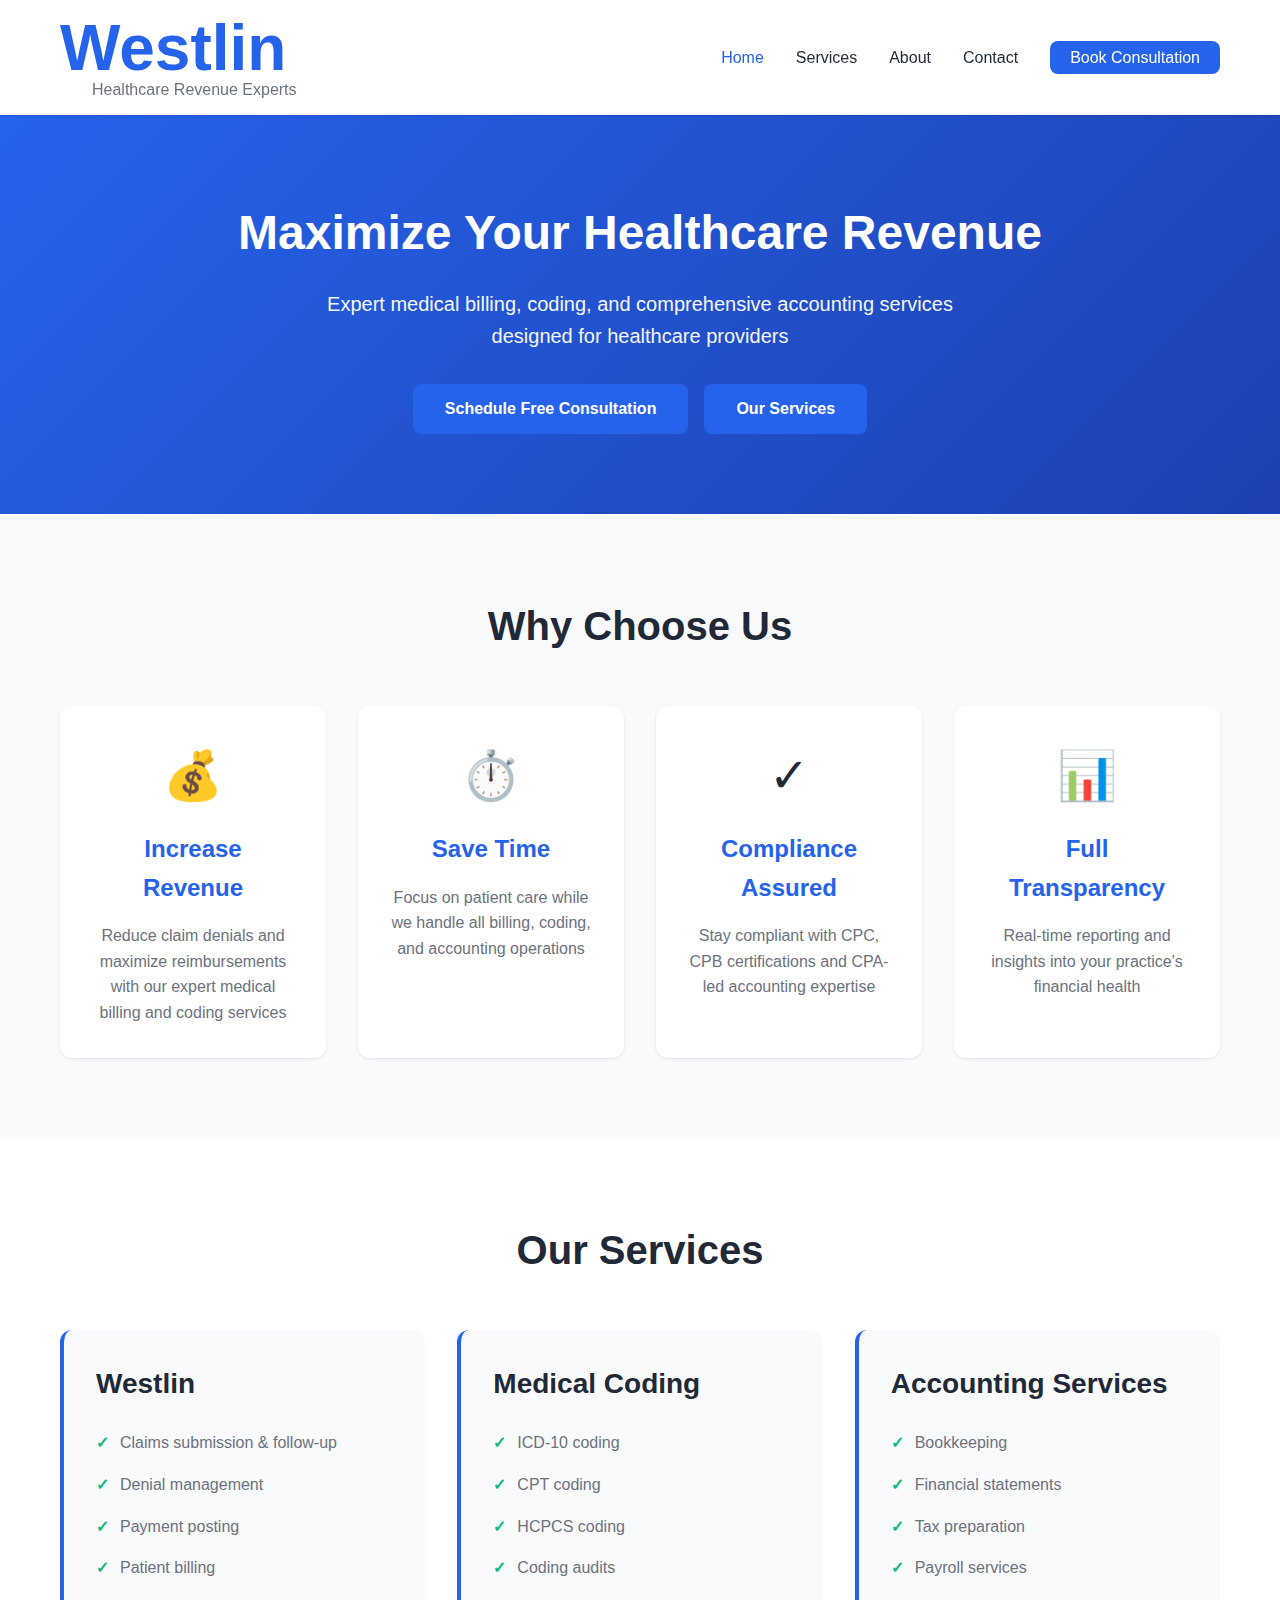
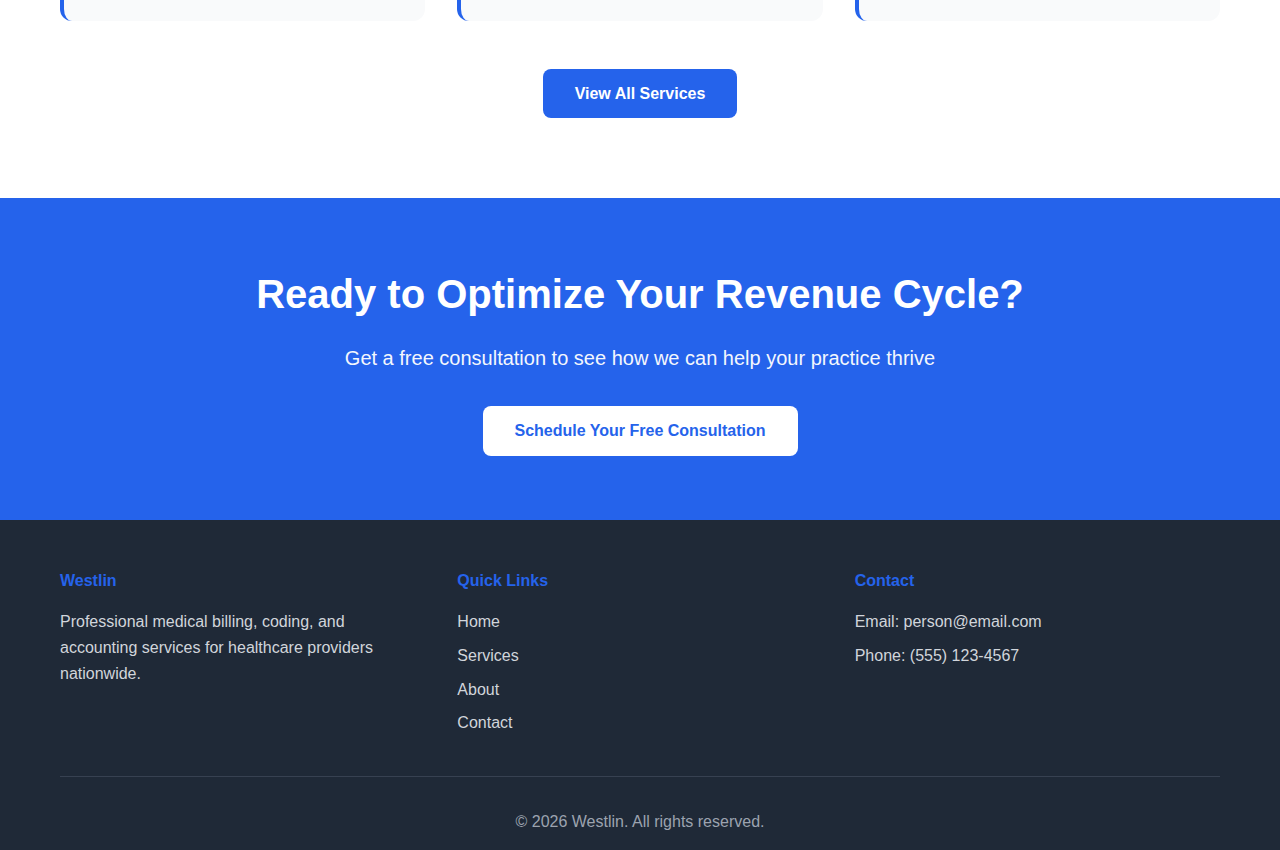
<file: index.html>
<!DOCTYPE html>
<html lang="en">
<head>
    <meta charset="UTF-8">
    <meta name="viewport" content="width=device-width, initial-scale=1.0">
    <title>Medical Billing & Accounting Services | Professional Healthcare Revenue Management</title>
    <meta name="description" content="Expert medical billing, coding, and accounting services for healthcare providers. CPA-led team specializing in revenue cycle management.">
    <link rel="stylesheet" href="styles.css">
</head>
<body>
    <!-- Navigation -->
    <nav class="navbar">
        <div class="container">
            <div class="nav-brand">
                <h1>Westlin</h1>
                <p class="tagline">Healthcare Revenue Experts</p>
            </div>
            <ul class="nav-menu">
                <li><a href="index.html" class="active">Home</a></li>
                <li><a href="services.html">Services</a></li>
                <li><a href="about.html">About</a></li>
                <li><a href="contact.html">Contact</a></li>
                <li><a href="book.html" class="btn-nav">Book Consultation</a></li>
            </ul>
        </div>
    </nav>

    <!-- Hero Section -->
    <section class="hero">
        <div class="container">
            <div class="hero-content">
                <h2>Maximize Your Healthcare Revenue</h2>
                <p class="hero-subtitle">Expert medical billing, coding, and comprehensive accounting services designed for healthcare providers</p>
                <div class="hero-buttons">
                    <a href="book.html" class="btn btn-primary">Schedule Free Consultation</a>
                    <a href="services.html" class="btn btn-primary">Our Services</a>
                </div>
            </div>
        </div>
    </section>

    <!-- Key Benefits -->
    <section class="benefits">
        <div class="container">
            <h2 class="section-title">Why Choose Us</h2>
            <div class="benefits-grid">
                <div class="benefit-card">
                    <div class="icon">💰</div>
                    <h3>Increase Revenue</h3>
                    <p>Reduce claim denials and maximize reimbursements with our expert medical billing and coding services</p>
                </div>
                <div class="benefit-card">
                    <div class="icon">⏱️</div>
                    <h3>Save Time</h3>
                    <p>Focus on patient care while we handle all billing, coding, and accounting operations</p>
                </div>
                <div class="benefit-card">
                    <div class="icon">✓</div>
                    <h3>Compliance Assured</h3>
                    <p>Stay compliant with CPC, CPB certifications and CPA-led accounting expertise</p>
                </div>
                <div class="benefit-card">
                    <div class="icon">📊</div>
                    <h3>Full Transparency</h3>
                    <p>Real-time reporting and insights into your practice's financial health</p>
                </div>
            </div>
        </div>
    </section>

    <!-- Services Preview -->
    <section class="services-preview">
        <div class="container">
            <h2 class="section-title">Our Services</h2>
            <div class="services-grid">
                <div class="service-card">
                    <h3>Westlin</h3>
                    <ul>
                        <li>Claims submission & follow-up</li>
                        <li>Denial management</li>
                        <li>Payment posting</li>
                        <li>Patient billing</li>
                    </ul>
                </div>
                <div class="service-card">
                    <h3>Medical Coding</h3>
                    <ul>
                        <li>ICD-10 coding</li>
                        <li>CPT coding</li>
                        <li>HCPCS coding</li>
                        <li>Coding audits</li>
                    </ul>
                </div>
                <div class="service-card">
                    <h3>Accounting Services</h3>
                    <ul>
                        <li>Bookkeeping</li>
                        <li>Financial statements</li>
                        <li>Tax preparation</li>
                        <li>Payroll services</li>
                    </ul>
                </div>
            </div>
            <div class="cta-center">
                <a href="services.html" class="btn btn-primary">View All Services</a>
            </div>
        </div>
    </section>

    <!-- CTA Section -->
    <section class="cta-section">
        <div class="container">
            <h2>Ready to Optimize Your Revenue Cycle?</h2>
            <p>Get a free consultation to see how we can help your practice thrive</p>
            <a href="book.html" class="btn btn-light">Schedule Your Free Consultation</a>
        </div>
    </section>

    <!-- Footer -->
    <footer class="footer">
        <div class="container">
            <div class="footer-content">
                <div class="footer-section">
                    <h4>Westlin</h4>
                    <p>Professional medical billing, coding, and accounting services for healthcare providers nationwide.</p>
                </div>
                <div class="footer-section">
                    <h4>Quick Links</h4>
                    <ul>
                        <li><a href="index.html">Home</a></li>
                        <li><a href="services.html">Services</a></li>
                        <li><a href="about.html">About</a></li>
                        <li><a href="contact.html">Contact</a></li>
                    </ul>
                </div>
                <div class="footer-section">
                    <h4>Contact</h4>
                    <p>Email: person@email.com</p>
                    <p>Phone: (555) 123-4567</p>
                </div>
            </div>
            <div class="footer-bottom">
                <p>&copy; 2026 Westlin. All rights reserved.</p>
            </div>
        </div>
    </footer>
</body>
</html>
</file>
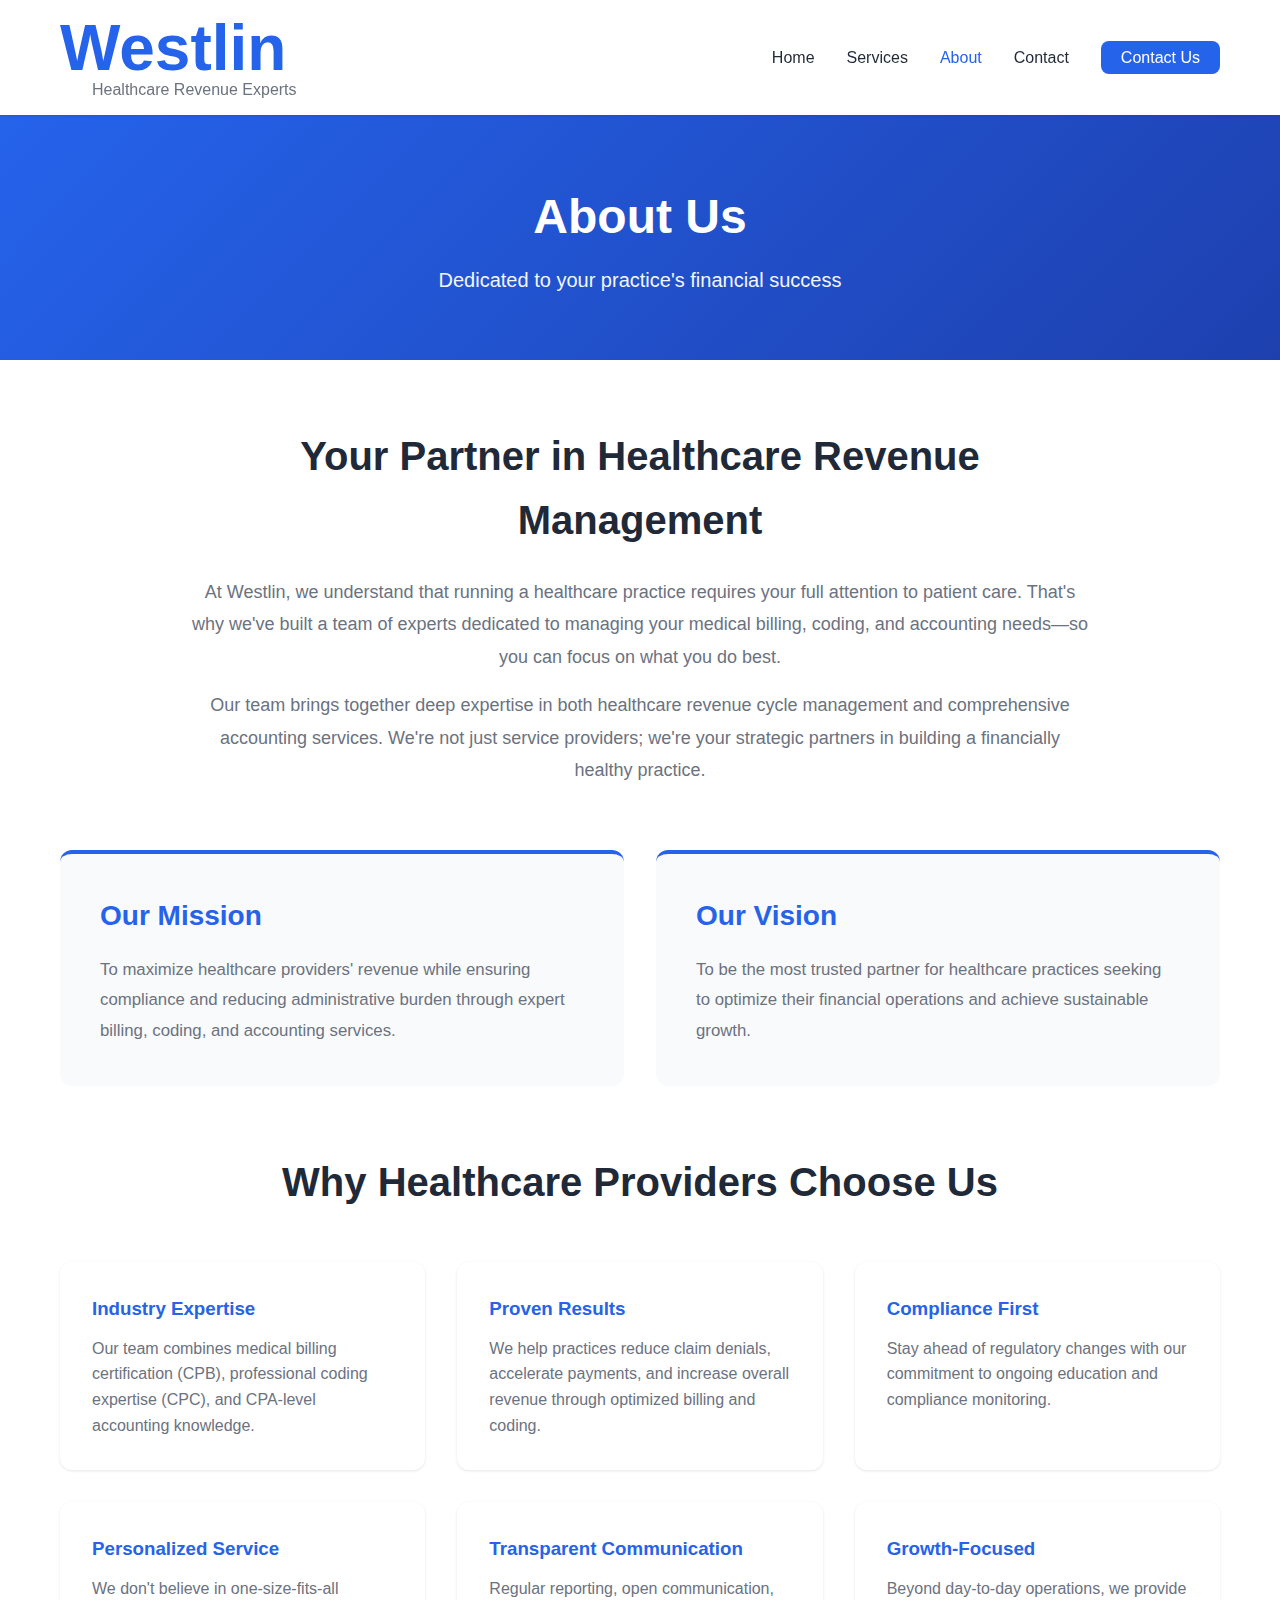
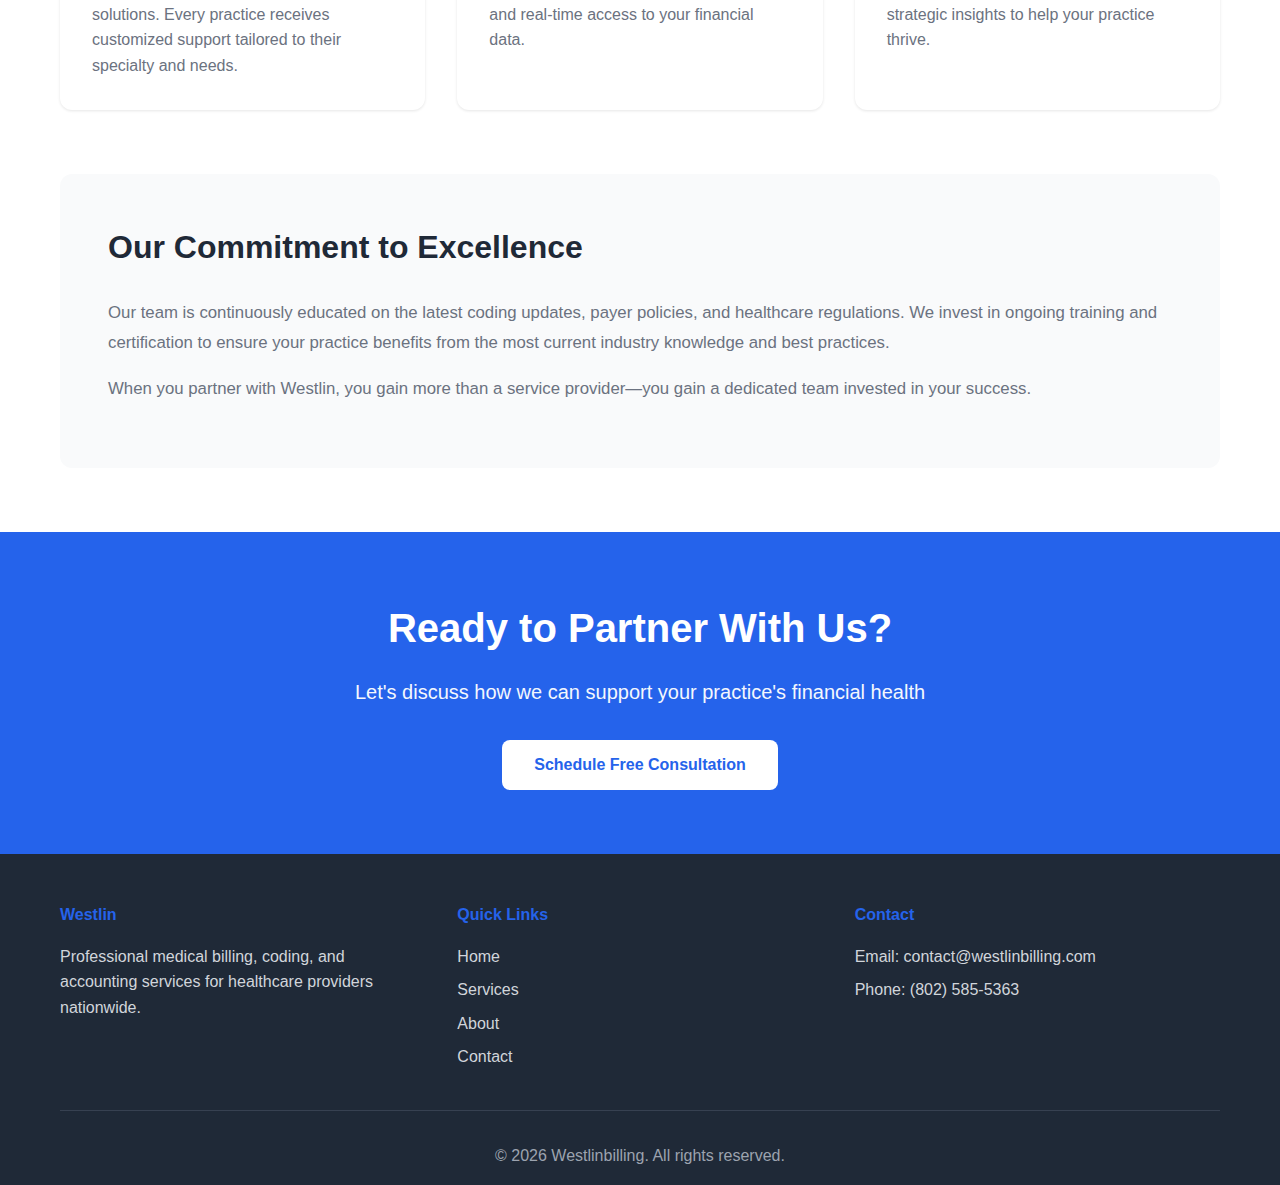
<file: about.html>
<!DOCTYPE html>
<html lang="en">
<head>
    <meta charset="UTF-8">
    <meta name="viewport" content="width=device-width, initial-scale=1.0">
    <title>About Us | Medical Billing & Accounting</title>
    <link rel="stylesheet" href="styles.css">
</head>
<body>
    <!-- Navigation -->
    <nav class="navbar">
        <div class="container">
            <div class="nav-brand">
                <h1>Westlin</h1>
                <p class="tagline">Healthcare Revenue Experts</p>
            </div>
            <ul class="nav-menu">
                <li><a href="index.html">Home</a></li>
                <li><a href="services.html">Services</a></li>
                <li><a href="about.html" class="active">About</a></li>
                <li><a href="contact.html">Contact</a></li>
                <li><a href="book.html" class="btn-nav">Contact Us</a></li>
            </ul>
        </div>
    </nav>

    <!-- Page Header -->
    <section class="page-header">
        <div class="container">
            <h1>About Us</h1>
            <p>Dedicated to your practice's financial success</p>
        </div>
    </section>

    <!-- About Content -->
    <section class="about-content">
        <div class="container">
            <div class="about-intro">
                <h2>Your Partner in Healthcare Revenue Management</h2>
                <p>At Westlin, we understand that running a healthcare practice requires your full attention to patient care. That's why we've built a team of experts dedicated to managing your medical billing, coding, and accounting needs—so you can focus on what you do best.</p>
                <p>Our team brings together deep expertise in both healthcare revenue cycle management and comprehensive accounting services. We're not just service providers; we're your strategic partners in building a financially healthy practice.</p>
            </div>

            <div class="mission-vision">
                <div class="mv-card">
                    <h3>Our Mission</h3>
                    <p>To maximize healthcare providers' revenue while ensuring compliance and reducing administrative burden through expert billing, coding, and accounting services.</p>
                </div>
                <div class="mv-card">
                    <h3>Our Vision</h3>
                    <p>To be the most trusted partner for healthcare practices seeking to optimize their financial operations and achieve sustainable growth.</p>
                </div>
            </div>

            <div class="why-choose">
                <h2>Why Healthcare Providers Choose Us</h2>
                <div class="why-grid">
                    <div class="why-item">
                        <h3>Industry Expertise</h3>
                        <p>Our team combines medical billing certification (CPB), professional coding expertise (CPC), and CPA-level accounting knowledge.</p>
                    </div>
                    <div class="why-item">
                        <h3>Proven Results</h3>
                        <p>We help practices reduce claim denials, accelerate payments, and increase overall revenue through optimized billing and coding.</p>
                    </div>
                    <div class="why-item">
                        <h3>Compliance First</h3>
                        <p>Stay ahead of regulatory changes with our commitment to ongoing education and compliance monitoring.</p>
                    </div>
                    <div class="why-item">
                        <h3>Personalized Service</h3>
                        <p>We don't believe in one-size-fits-all solutions. Every practice receives customized support tailored to their specialty and needs.</p>
                    </div>
                    <div class="why-item">
                        <h3>Transparent Communication</h3>
                        <p>Regular reporting, open communication, and real-time access to your financial data.</p>
                    </div>
                    <div class="why-item">
                        <h3>Growth-Focused</h3>
                        <p>Beyond day-to-day operations, we provide strategic insights to help your practice thrive.</p>
                    </div>
                </div>
            </div>

            <div class="team-section">
                <h2>Our Commitment to Excellence</h2>
                <p>Our team is continuously educated on the latest coding updates, payer policies, and healthcare regulations. We invest in ongoing training and certification to ensure your practice benefits from the most current industry knowledge and best practices.</p>
                <p>When you partner with Westlin, you gain more than a service provider—you gain a dedicated team invested in your success.</p>
            </div>
        </div>
    </section>

    <!-- CTA -->
    <section class="cta-section">
        <div class="container">
            <h2>Ready to Partner With Us?</h2>
            <p>Let's discuss how we can support your practice's financial health</p>
            <a href="book.html" class="btn btn-light">Schedule Free Consultation</a>
        </div>
    </section>

    <!-- Footer -->
    <footer class="footer">
        <div class="container">
            <div class="footer-content">
                <div class="footer-section">
                    <h4>Westlin</h4>
                    <p>Professional medical billing, coding, and accounting services for healthcare providers nationwide.</p>
                </div>
                <div class="footer-section">
                    <h4>Quick Links</h4>
                    <ul>
                        <li><a href="index.html">Home</a></li>
                        <li><a href="services.html">Services</a></li>
                        <li><a href="about.html">About</a></li>
                        <li><a href="contact.html">Contact</a></li>
                    </ul>
                </div>
                <div class="footer-section">
                    <h4>Contact</h4>
                    <p>Email: contact@westlinbilling.com</p>
                    <p>Phone: (802) 585-5363</p>
                </div>
            </div>
            <div class="footer-bottom">
                <p>&copy; 2026 Westlinbilling. All rights reserved.</p>
            </div>
        </div>
    </footer>
</body>
</html>
</file>
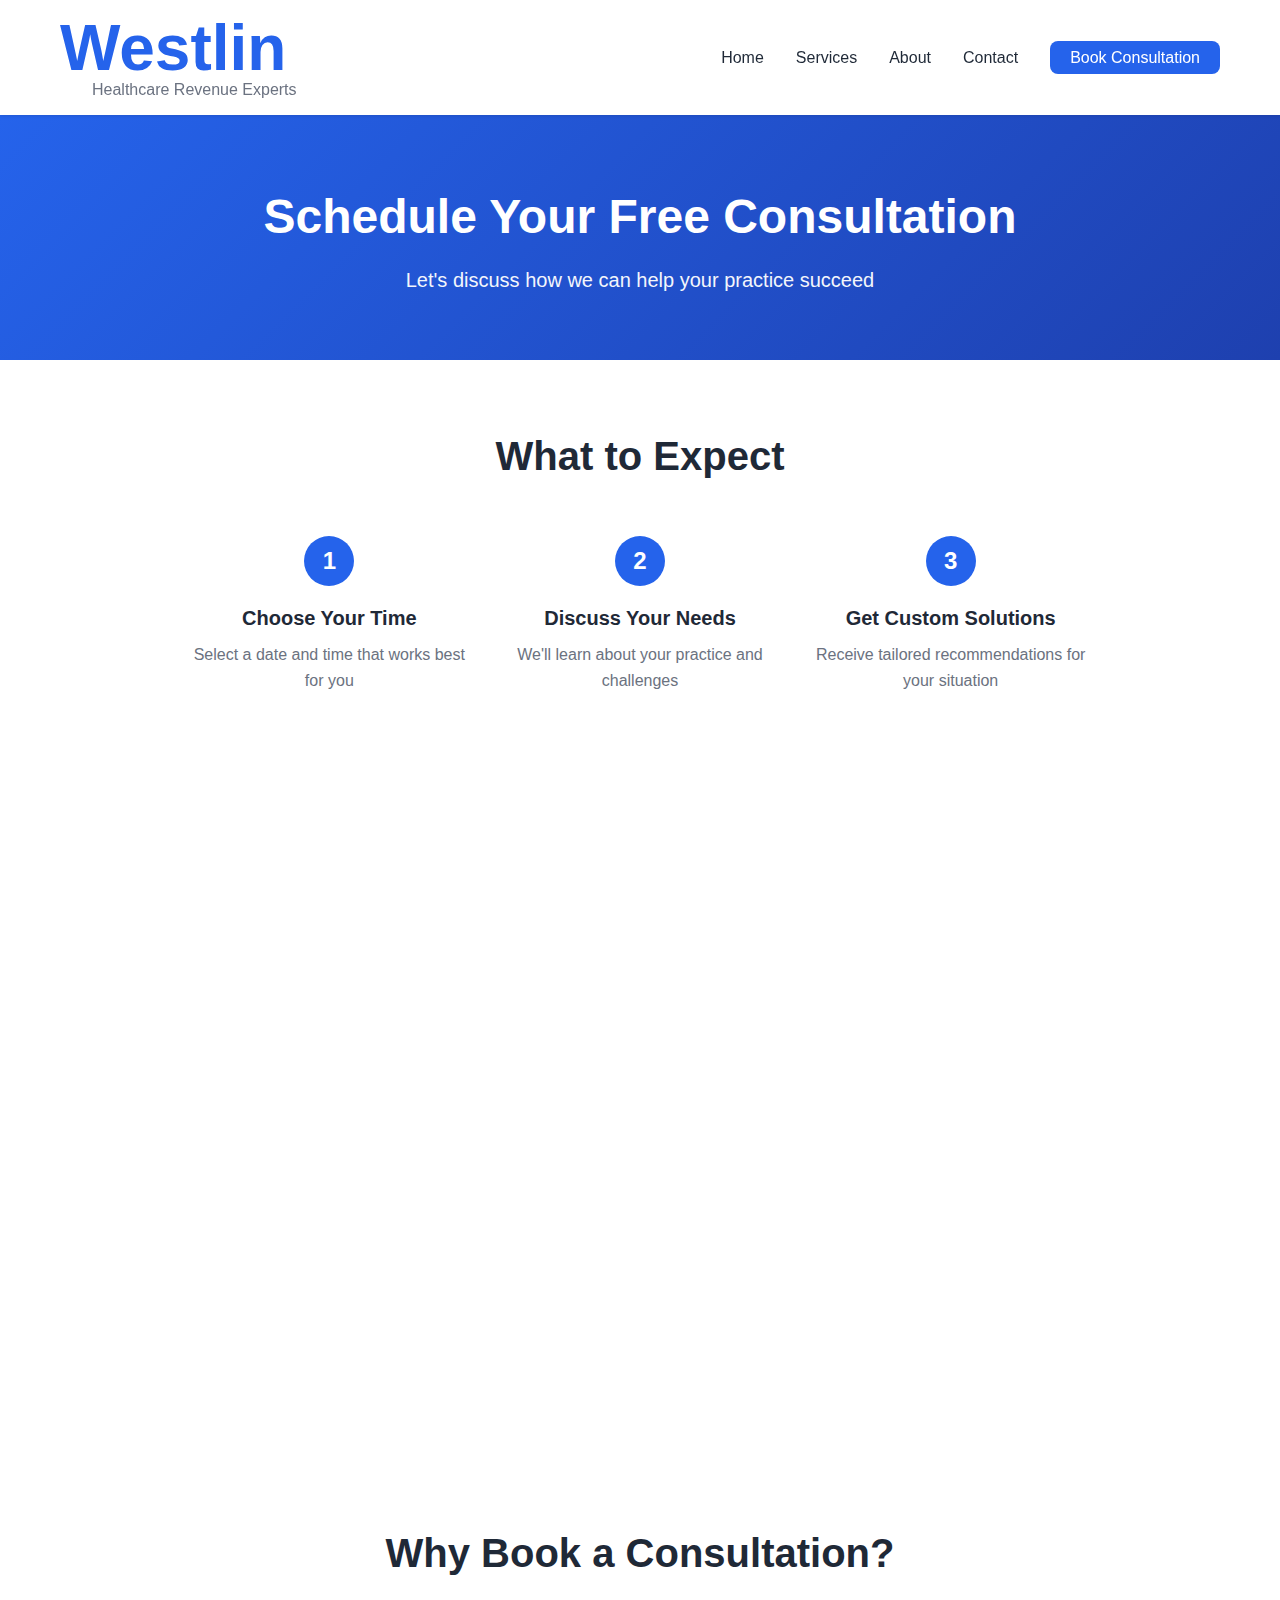
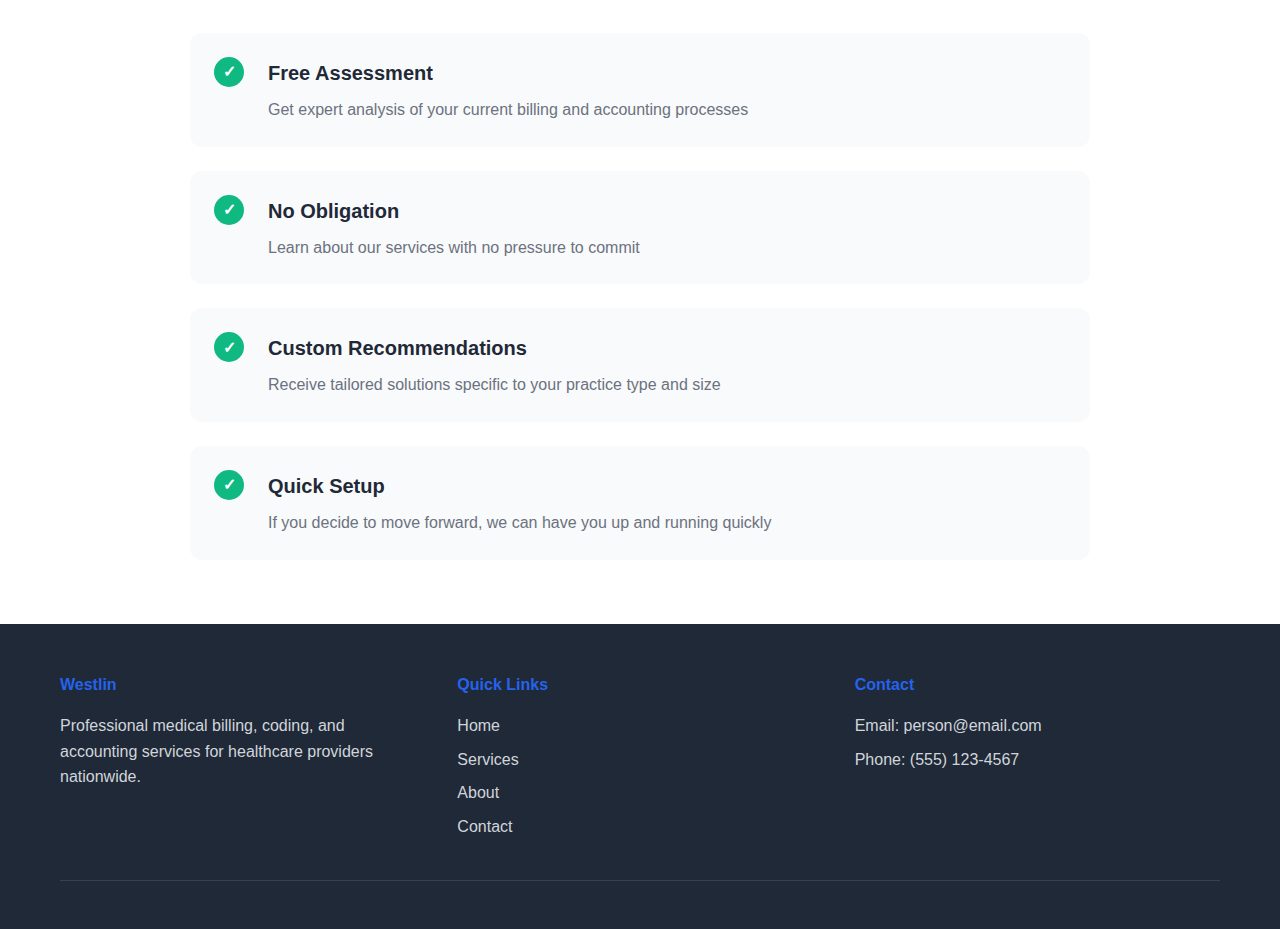
<file: book.html>
<!DOCTYPE html>
<html lang="en">
<head>
    <meta charset="UTF-8">
    <meta name="viewport" content="width=device-width, initial-scale=1.0">
    <title>Book Consultation | Medical Billing & Accounting</title>
    <link rel="stylesheet" href="styles.css">
</head>
<body>
    <!-- Navigation -->
    <nav class="navbar">
        <div class="container">
            <div class="nav-brand">
                <h1>Westlin</h1>
                <p class="tagline">Healthcare Revenue Experts</p>
            </div>
            <ul class="nav-menu">
                <li><a href="index.html">Home</a></li>
                <li><a href="services.html">Services</a></li>
                <li><a href="about.html">About</a></li>
                <li><a href="contact.html">Contact</a></li>
                <li><a href="book.html" class="btn-nav active">Book Consultation</a></li>
            </ul>
        </div>
    </nav>

    <!-- Page Header -->
    <section class="page-header">
        <div class="container">
            <h1>Schedule Your Free Consultation</h1>
            <p>Let's discuss how we can help your practice succeed</p>
        </div>
    </section>

    <!-- Booking Section -->
    <section class="booking-section">
        <div class="container">
            <div class="booking-intro">
                <h2>What to Expect</h2>
                <div class="expectations-grid">
                    <div class="expectation-item">
                        <span class="number">1</span>
                        <h3>Choose Your Time</h3>
                        <p>Select a date and time that works best for you</p>
                    </div>
                    <div class="expectation-item">
                        <span class="number">2</span>
                        <h3>Discuss Your Needs</h3>
                        <p>We'll learn about your practice and challenges</p>
                    </div>
                    <div class="expectation-item">
                        <span class="number">3</span>
                        <h3>Get Custom Solutions</h3>
                        <p>Receive tailored recommendations for your situation</p>
                    </div>
                </div>
            </div>

            <!-- Calendly Inline Widget -->
            <div class="calendar-container">
                <!-- Calendly inline widget begin -->
                <div class="calendly-inline-widget" data-url="https://calendly.com/d/cvc4-p7k-rm7/free-consultation" style="min-width:320px;height:700px;"></div>
                <script type="text/javascript" src="https://assets.calendly.com/assets/external/widget.js" async></script>
                <!-- Calendly inline widget end -->
            </div>

            <div class="booking-benefits">
                <h2>Why Book a Consultation?</h2>
                <div class="benefits-list">
                    <div class="benefit">
                        <span class="checkmark">✓</span>
                        <div>
                            <h3>Free Assessment</h3>
                            <p>Get expert analysis of your current billing and accounting processes</p>
                        </div>
                    </div>
                    <div class="benefit">
                        <span class="checkmark">✓</span>
                        <div>
                            <h3>No Obligation</h3>
                            <p>Learn about our services with no pressure to commit</p>
                        </div>
                    </div>
                    <div class="benefit">
                        <span class="checkmark">✓</span>
                        <div>
                            <h3>Custom Recommendations</h3>
                            <p>Receive tailored solutions specific to your practice type and size</p>
                        </div>
                    </div>
                    <div class="benefit">
                        <span class="checkmark">✓</span>
                        <div>
                            <h3>Quick Setup</h3>
                            <p>If you decide to move forward, we can have you up and running quickly</p>
                        </div>
                    </div>
                </div>
            </div>
        </div>
    </section>

    <!-- Footer -->
    <footer class="footer">
        <div class="container">
            <div class="footer-content">
                <div class="footer-section">
                    <h4>Westlin</h4>
                    <p>Professional medical billing, coding, and accounting services for healthcare providers nationwide.</p>
                </div>
                <div class="footer-section">
                    <h4>Quick Links</h4>
                    <ul>
                        <li><a href="index.html">Home</a></li>
                        <li><a href="services.html">Services</a></li>
                        <li><a href="about.html">About</a></li>
                        <li><a href="contact.html">Contact</a></li>
                    </ul>
                </div>
                <div class="footer-section">
                    <h4>Contact</h4>
                    <p>Email: person@email.com</p>
                    <p>Phone: (555) 123-4567</p>
                </div>
            </div>
            <div class="footer-bottom">
</file>
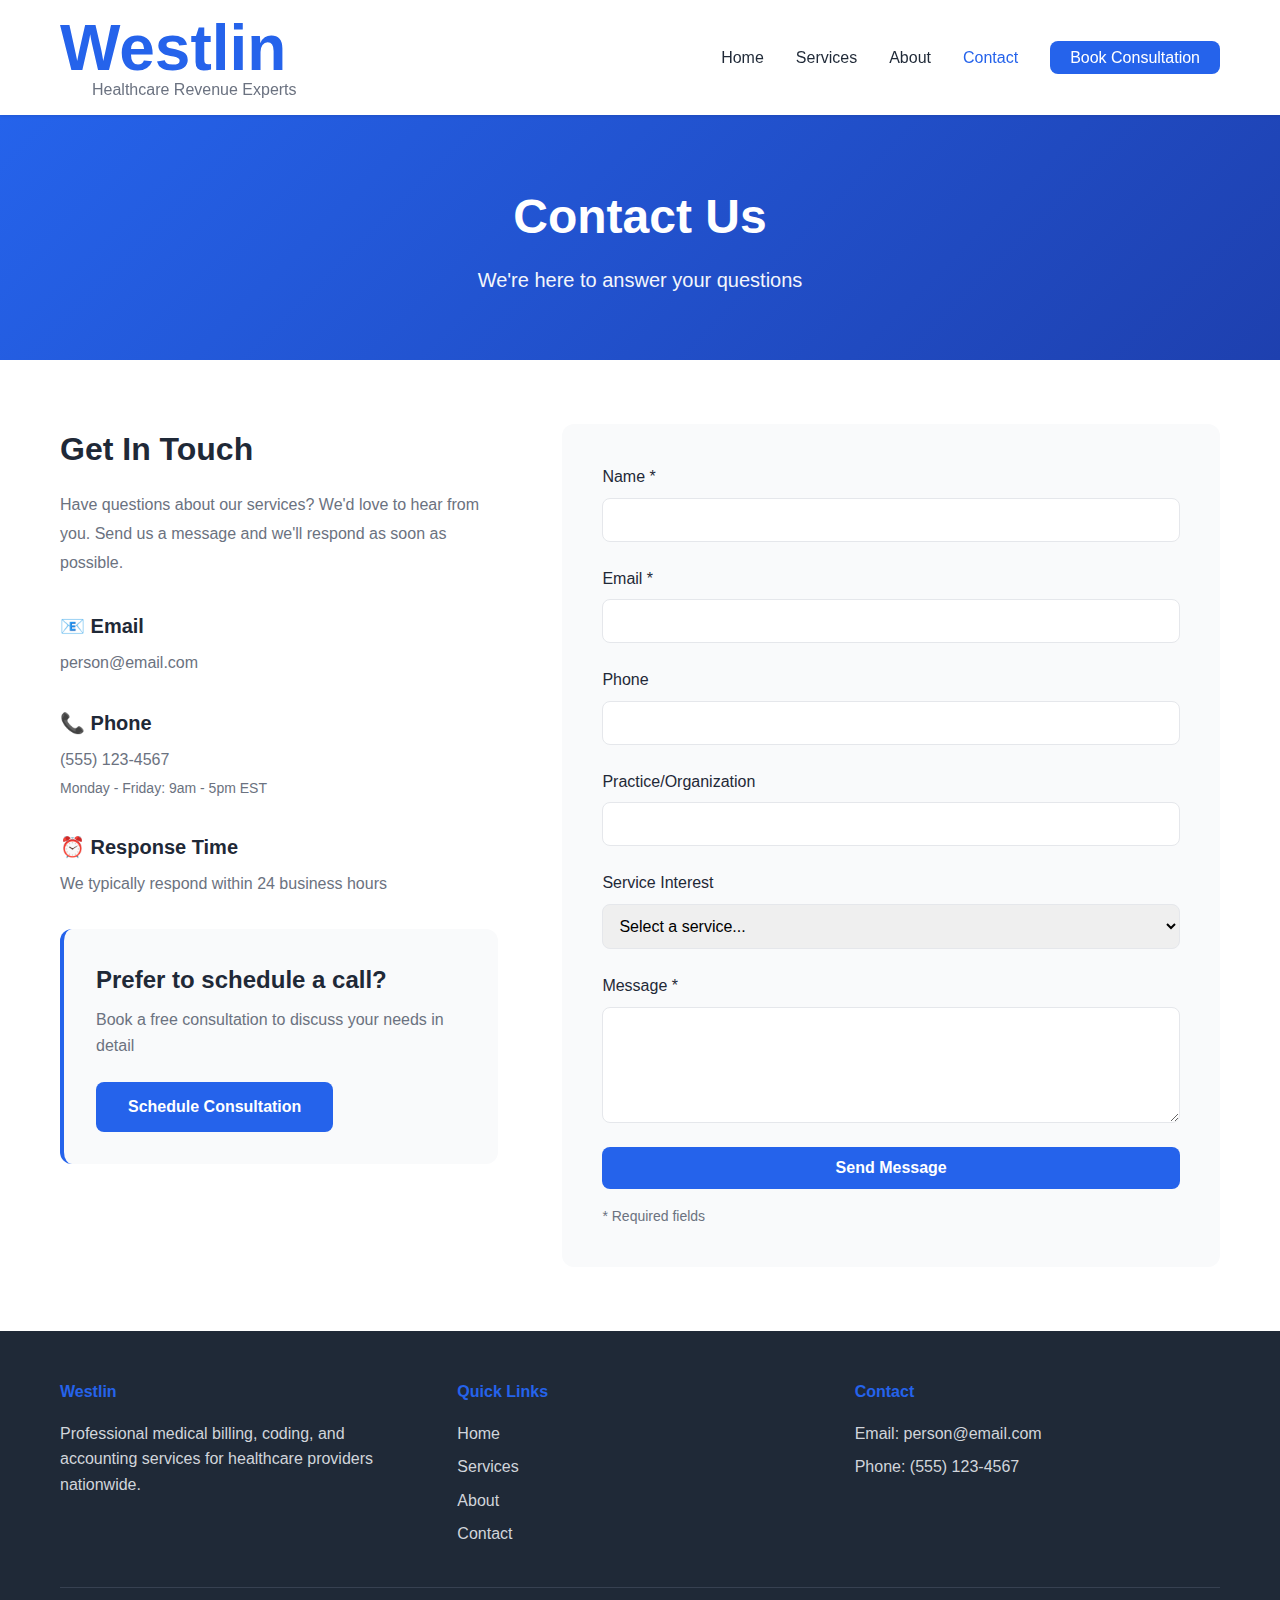
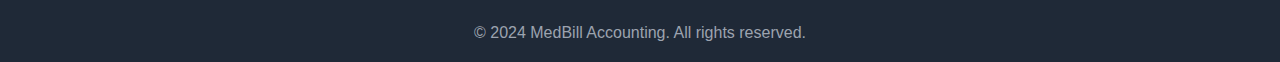
<file: contact.html>
<!DOCTYPE html>
<html lang="en">
<head>
    <meta charset="UTF-8">
    <meta name="viewport" content="width=device-width, initial-scale=1.0">
    <title>Contact Us | Medical Billing & Accounting</title>
    <link rel="stylesheet" href="styles.css">
</head>
<body>
    <!-- Navigation -->
    <nav class="navbar">
        <div class="container">
            <div class="nav-brand">
                <h1>Westlin</h1>
                <p class="tagline">Healthcare Revenue Experts</p>
            </div>
            <ul class="nav-menu">
                <li><a href="index.html">Home</a></li>
                <li><a href="services.html">Services</a></li>
                <li><a href="about.html">About</a></li>
                <li><a href="contact.html" class="active">Contact</a></li>
                <li><a href="book.html" class="btn-nav">Book Consultation</a></li>
            </ul>
        </div>
    </nav>

    <!-- Page Header -->
    <section class="page-header">
        <div class="container">
            <h1>Contact Us</h1>
            <p>We're here to answer your questions</p>
        </div>
    </section>

    <!-- Contact Section -->
    <section class="contact-section">
        <div class="container">
            <div class="contact-grid">
                <!-- Contact Info -->
                <div class="contact-info">
                    <h2>Get In Touch</h2>
                    <p>Have questions about our services? We'd love to hear from you. Send us a message and we'll respond as soon as possible.</p>
                    
                    <div class="contact-details">
                        <div class="contact-item">
                            <h3>📧 Email</h3>
                            <p>person@email.com</p>
                        </div>
                        <div class="contact-item">
                            <h3>📞 Phone</h3>
                            <p>(555) 123-4567</p>
                            <p class="small">Monday - Friday: 9am - 5pm EST</p>
                        </div>
                        <div class="contact-item">
                            <h3>⏰ Response Time</h3>
                            <p>We typically respond within 24 business hours</p>
                        </div>
                    </div>

                    <div class="cta-box">
                        <h3>Prefer to schedule a call?</h3>
                        <p>Book a free consultation to discuss your needs in detail</p>
                        <a href="book.html" class="btn btn-primary">Schedule Consultation</a>
                    </div>
                </div>

                <!-- Contact Form -->
                <div class="contact-form-container">
                    <form class="contact-form" id="contactForm">
                        <div class="form-group">
                            <label for="name">Name *</label>
                            <input type="text" id="name" name="name" required>
                        </div>

                        <div class="form-group">
                            <label for="email">Email *</label>
                            <input type="email" id="email" name="email" required>
                        </div>

                        <div class="form-group">
                            <label for="phone">Phone</label>
                            <input type="tel" id="phone" name="phone">
                        </div>

                        <div class="form-group">
                            <label for="practice">Practice/Organization</label>
                            <input type="text" id="practice" name="practice">
                        </div>

                        <div class="form-group">
                            <label for="service">Service Interest</label>
                            <select id="service" name="service">
                                <option value="">Select a service...</option>
                                <option value="medical-billing">Medical Billing</option>
                                <option value="medical-coding">Medical Coding</option>
                                <option value="accounting">Accounting Services</option>
                                <option value="all-services">All Services</option>
                                <option value="other">Other</option>
                            </select>
                        </div>

                        <div class="form-group">
                            <label for="message">Message *</label>
                            <textarea id="message" name="message" rows="5" required></textarea>
                        </div>

                        <button type="submit" class="btn btn-primary">Send Message</button>
                        
                        <p class="form-note">* Required fields</p>
                    </form>
                    
                    <div id="formMessage" class="form-message" style="display: none;"></div>
                </div>
            </div>
        </div>
    </section>

    <!-- Footer -->
    <footer class="footer">
        <div class="container">
            <div class="footer-content">
                <div class="footer-section">
                    <h4>Westlin</h4>
                    <p>Professional medical billing, coding, and accounting services for healthcare providers nationwide.</p>
                </div>
                <div class="footer-section">
                    <h4>Quick Links</h4>
                    <ul>
                        <li><a href="index.html">Home</a></li>
                        <li><a href="services.html">Services</a></li>
                        <li><a href="about.html">About</a></li>
                        <li><a href="contact.html">Contact</a></li>
                    </ul>
                </div>
                <div class="footer-section">
                    <h4>Contact</h4>
                    <p>Email: person@email.com</p>
                    <p>Phone: (555) 123-4567</p>
                </div>
            </div>
            <div class="footer-bottom">
                <p>&copy; 2024 MedBill Accounting. All rights reserved.</p>
            </div>
        </div>
    </footer>

    <script>
        // Simple form handling (displays message - in production you'd use a service like Formspree)
        document.getElementById('contactForm').addEventListener('submit', function(e) {
            e.preventDefault();
            
            const messageDiv = document.getElementById('formMessage');
            messageDiv.style.display = 'block';
            messageDiv.className = 'form-message success';
            messageDiv.innerHTML = '<strong>Thank you!</strong> We\'ve received your message and will get back to you within 24 hours.';
            
            this.reset();
            
            // Scroll to message
            messageDiv.scrollIntoView({ behavior: 'smooth', block: 'nearest' });
        });
    </script>
</body>
</html>
</file>
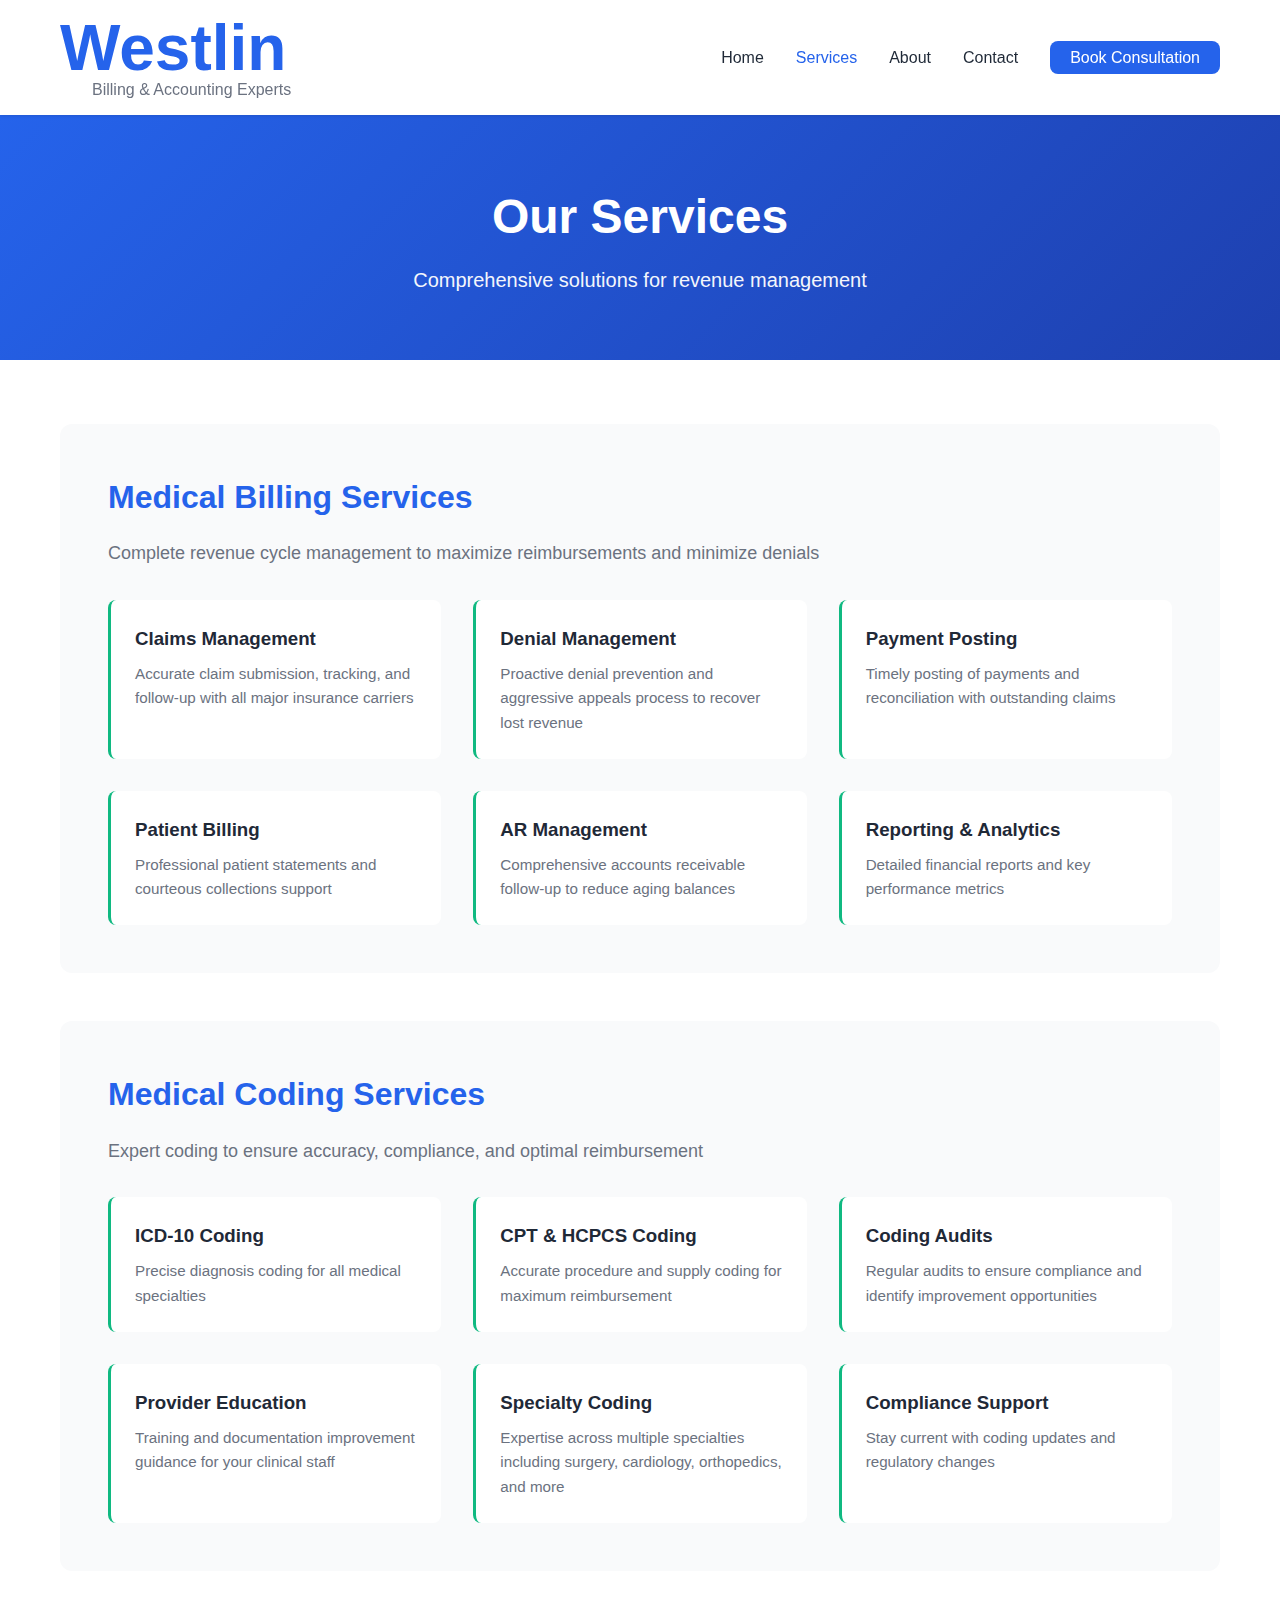
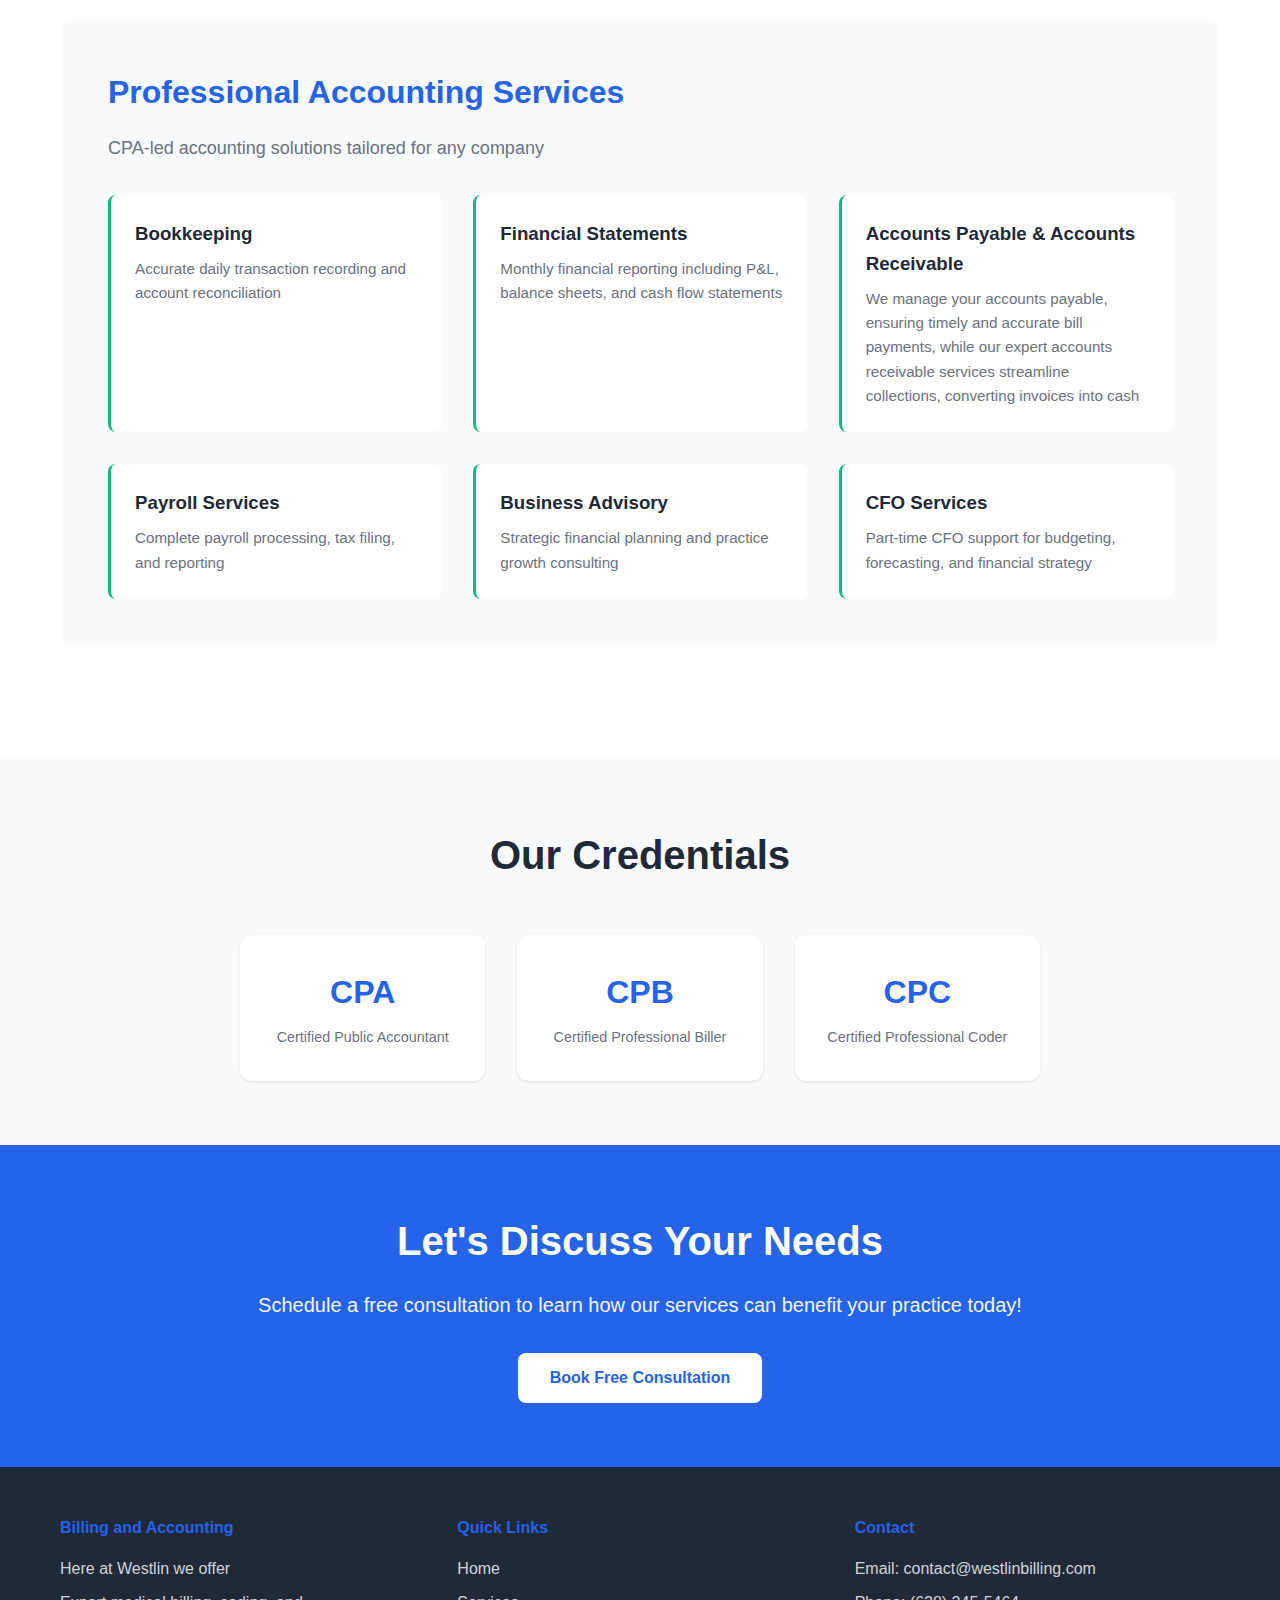
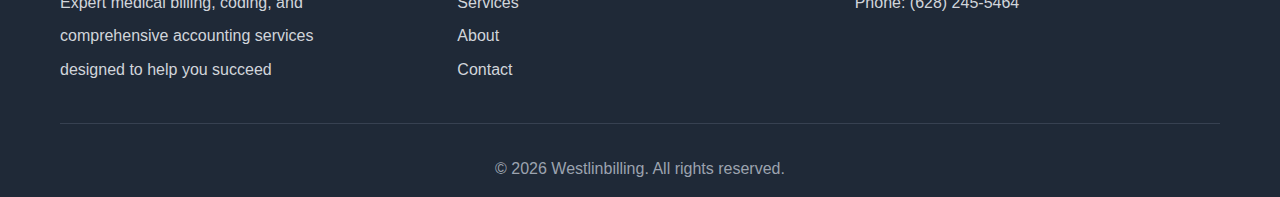
<file: services.html>
<!DOCTYPE html>
<html lang="en">
<head>
    <meta charset="UTF-8">
    <meta name="viewport" content="width=device-width, initial-scale=1.0">
    <title>Services | Medical Billing & Accounting</title>
    <meta name="description" content="Medical billing, coding, bookkeeping, tax preparation, and CPA services. Comprehensive financial solutions for businesses and healthcare practices.">
    <link rel="icon" type="image/png" href="favicon.png">
    <link rel="icon" type="image/png" sizes="16x16" href="favicon.png">
    <link rel="icon" type="image/png" sizes="32x32" href="favicon.png">
    <link rel="apple-touch-icon" sizes="180x180" href="favicon.png">
    <link rel="stylesheet" href="styles.css">
</head>
<body>
    <!-- Navigation -->
    <nav class="navbar">
        <div class="container">
            <div class="nav-brand">
                <h1>Westlin</h1>
                <p class="tagline">Billing & Accounting Experts</p>
            </div>
            <ul class="nav-menu">
                <li><a href="index.html">Home</a></li>
                <li><a href="services.html" class="active">Services</a></li>
                <li><a href="about.html">About</a></li>
                <li><a href="contact.html">Contact</a></li>
                <li><a href="book.html" class="btn-nav">Book Consultation</a></li>
            </ul>
        </div>
    </nav>

    <!-- Page Header -->
    <section class="page-header">
        <div class="container">
            <h1>Our Services</h1>
            <p>Comprehensive solutions for revenue management</p>
        </div>
    </section>

    <!-- Services Detail -->
    <section class="services-detail">
        <div class="container">
            
            <!-- Medical Billing -->
            <div class="service-detail-card">
                <h2>Medical Billing Services</h2>
                <p class="service-intro">Complete revenue cycle management to maximize reimbursements and minimize denials</p>
                <div class="service-features">
                    <div class="feature">
                        <h3>Claims Management</h3>
                        <p>Accurate claim submission, tracking, and follow-up with all major insurance carriers</p>
                    </div>
                    <div class="feature">
                        <h3>Denial Management</h3>
                        <p>Proactive denial prevention and aggressive appeals process to recover lost revenue</p>
                    </div>
                    <div class="feature">
                        <h3>Payment Posting</h3>
                        <p>Timely posting of payments and reconciliation with outstanding claims</p>
                    </div>
                    <div class="feature">
                        <h3>Patient Billing</h3>
                        <p>Professional patient statements and courteous collections support</p>
                    </div>
                    <div class="feature">
                        <h3>AR Management</h3>
                        <p>Comprehensive accounts receivable follow-up to reduce aging balances</p>
                    </div>
                    <div class="feature">
                        <h3>Reporting & Analytics</h3>
                        <p>Detailed financial reports and key performance metrics</p>
                    </div>
                </div>
            </div>

            <!-- Medical Coding -->
            <div class="service-detail-card">
                <h2>Medical Coding Services</h2>
                <p class="service-intro">Expert coding to ensure accuracy, compliance, and optimal reimbursement</p>
                <div class="service-features">
                    <div class="feature">
                        <h3>ICD-10 Coding</h3>
                        <p>Precise diagnosis coding for all medical specialties</p>
                    </div>
                    <div class="feature">
                        <h3>CPT & HCPCS Coding</h3>
                        <p>Accurate procedure and supply coding for maximum reimbursement</p>
                    </div>
                    <div class="feature">
                        <h3>Coding Audits</h3>
                        <p>Regular audits to ensure compliance and identify improvement opportunities</p>
                    </div>
                    <div class="feature">
                        <h3>Provider Education</h3>
                        <p>Training and documentation improvement guidance for your clinical staff</p>
                    </div>
                    <div class="feature">
                        <h3>Specialty Coding</h3>
                        <p>Expertise across multiple specialties including surgery, cardiology, orthopedics, and more</p>
                    </div>
                    <div class="feature">
                        <h3>Compliance Support</h3>
                        <p>Stay current with coding updates and regulatory changes</p>
                    </div>
                </div>
            </div>

            <!-- Accounting Services -->
            <div class="service-detail-card">
                <h2>Professional Accounting Services</h2>
                <p class="service-intro">CPA-led accounting solutions tailored for any company</p>
                <div class="service-features">
                    <div class="feature">
                        <h3>Bookkeeping</h3>
                        <p>Accurate daily transaction recording and account reconciliation</p>
                    </div>
                    <div class="feature">
                        <h3>Financial Statements</h3>
                        <p>Monthly financial reporting including P&L, balance sheets, and cash flow statements</p>
                    </div>
                    <div class="feature">
                        <h3>Accounts Payable & Accounts Receivable</h3>
                        <p>We manage your accounts payable, ensuring timely and accurate bill payments, while our expert accounts receivable services streamline collections, converting invoices into cash</p>
                    </div>
                    <div class="feature">
                        <h3>Payroll Services</h3>
                        <p>Complete payroll processing, tax filing, and reporting</p>
                    </div>
                    <div class="feature">
                        <h3>Business Advisory</h3>
                        <p>Strategic financial planning and practice growth consulting</p>
                    </div>
                    <div class="feature">
                        <h3>CFO Services</h3>
                        <p>Part-time CFO support for budgeting, forecasting, and financial strategy</p>
                    </div>
                </div>
            </div>

        </div>
    </section>

    <!-- Certifications -->
    <section class="certifications">
        <div class="container">
            <h2>Our Credentials</h2>
            <div class="cert-grid">
                <div class="cert-item">
                    <h3>CPA</h3>
                    <p>Certified Public Accountant</p>
                </div>
                <div class="cert-item">
                    <h3>CPB</h3>
                    <p>Certified Professional Biller</p>
                </div>
                <div class="cert-item">
                    <h3>CPC</h3>
                    <p>Certified Professional Coder</p>
                </div>
            </div>
        </div>
    </section>

    <!-- CTA -->
    <section class="cta-section">
        <div class="container">
            <h2>Let's Discuss Your Needs</h2>
            <p>Schedule a free consultation to learn how our services can benefit your practice today!</p>
            <a href="book.html" class="btn btn-light">Book Free Consultation</a>
        </div>
    </section>

    <!-- Footer -->
    <footer class="footer">
        <div class="container">
            <div class="footer-content">
                <div class="footer-section">
                    <h4>Billing and Accounting</h4>
                    <p>Here at Westlin we offer</p>
                    <p>Expert medical billing, coding, and</p>
                    <p>comprehensive accounting services</p>
                    <p>designed to help you succeed</p>
                </div>
                <div class="footer-section">
                    <h4>Quick Links</h4>
                    <ul>
                        <li><a href="index.html">Home</a></li>
                        <li><a href="services.html">Services</a></li>
                        <li><a href="about.html">About</a></li>
                        <li><a href="contact.html">Contact</a></li>
                    </ul>
                </div>
                <div class="footer-section">
                    <h4>Contact</h4>
                    <p>Email: contact@westlinbilling.com</p>
                    <p>Phone: (628) 245-5464</p>
                </div>
            </div>
            <div class="footer-bottom">
                <p>&copy; 2026 Westlinbilling. All rights reserved.</p>
            </div>
        </div>
    </footer>
</body>
</html>
</file>
<file: styles.css>
/* ===================================
   Medical Billing Website Styles
   =================================== */

/* Reset & Base Styles */
* {
    margin: 0;
    padding: 0;
    box-sizing: border-box;
}

:root {
    --primary-color: #2563eb;
    --primary-dark: #1e40af;
    --secondary-color: #10b981;
    --text-dark: #1f2937;
    --text-light: #6b7280;
    --bg-light: #f9fafb;
    --bg-white: #ffffff;
    --border-color: #e5e7eb;
    --shadow: 0 1px 3px 0 rgba(0, 0, 0, 0.1);
    --shadow-lg: 0 10px 15px -3px rgba(0, 0, 0, 0.1);
}

body {
    font-family: -apple-system, BlinkMacSystemFont, 'Segoe UI', Roboto, 'Helvetica Neue', Arial, sans-serif;
    line-height: 1.6;
    color: var(--text-dark);
    background-color: var(--bg-white);
}

.container {
    max-width: 1200px;
    margin: 0 auto;
    padding: 0 20px;
}

/* Navigation */
.navbar {
    background: var(--bg-white);
    box-shadow: var(--shadow);
    position: sticky;
    top: 0;
    z-index: 1000;
    padding: 1rem 0;
}

.navbar .container {
    display: flex;
    justify-content: space-between;
    align-items: center;
}

.nav-brand h1 {
    font-size: 4rem;
    color: var(--primary-color);
    margin-bottom: 0rem;
    line-height: 1;
}

.nav-brand .tagline {
    font-size: 1rem;
    color: var(--text-light);
    line-height: 1.2;
    margin-left: 2rem;
}

.nav-menu {
    display: flex;
    list-style: none;
    gap: 2rem;
    align-items: center;
}

.nav-menu a {
    text-decoration: none;
    color: var(--text-dark);
    font-weight: 500;
    transition: color 0.3s;
}

.nav-menu a:hover,
.nav-menu a.active {
    color: var(--primary-color);
}

.btn-nav {
    background: var(--primary-color);
    color: white !important;
    padding: 0.5rem 1.25rem;
    border-radius: 0.5rem;
    transition: background 0.3s;
}

.btn-nav:hover {
    background: var(--primary-dark);
}

/* Buttons */
.btn {
    display: inline-block;
    padding: 0.75rem 2rem;
    border-radius: 0.5rem;
    text-decoration: none;
    font-weight: 600;
    transition: all 0.3s;
    border: none;
    cursor: pointer;
    font-size: 1rem;
}

.btn-primary {
    background: var(--primary-color);
    color: white;
}

.btn-primary:hover {
    background: var(--primary-dark);
    transform: translateY(-2px);
    box-shadow: var(--shadow-lg);
}

.btn-secondary {
    background: transparent;
    color: var(--primary-color);
    border: 2px solid var(--primary-color);
}

.btn-secondary:hover {
    background: var(--primary-color);
    color: white;
}

.btn-light {
    background: white;
    color: var(--primary-color);
}

.btn-light:hover {
    background: var(--bg-light);
}

/* Hero Section */
.hero {
    background: linear-gradient(135deg, var(--primary-color) 0%, var(--primary-dark) 100%);
    color: white;
    padding: 5rem 0;
    text-align: center;
}

.hero-content h2 {
    font-size: 3rem;
    margin-bottom: 1rem;
    font-weight: 700;
}

.hero-subtitle {
    font-size: 1.25rem;
    margin-bottom: 2rem;
    opacity: 0.95;
    max-width: 700px;
    margin-left: auto;
    margin-right: auto;
}

.hero-buttons {
    display: flex;
    gap: 1rem;
    justify-content: center;
    flex-wrap: wrap;
}

/* Benefits Section */
.benefits {
    padding: 5rem 0;
    background: var(--bg-light);
}

.section-title {
    text-align: center;
    font-size: 2.5rem;
    margin-bottom: 3rem;
    color: var(--text-dark);
}

.benefits-grid {
    display: grid;
    grid-template-columns: repeat(auto-fit, minmax(250px, 1fr));
    gap: 2rem;
}

.benefit-card {
    background: white;
    padding: 2rem;
    border-radius: 0.75rem;
    box-shadow: var(--shadow);
    text-align: center;
    transition: transform 0.3s;
}

.benefit-card:hover {
    transform: translateY(-5px);
    box-shadow: var(--shadow-lg);
}

.benefit-card .icon {
    font-size: 3rem;
    margin-bottom: 1rem;
}

.benefit-card h3 {
    font-size: 1.5rem;
    margin-bottom: 1rem;
    color: var(--primary-color);
}

.benefit-card p {
    color: var(--text-light);
}

/* Services Section */
.services-preview {
    padding: 5rem 0;
}

.services-grid {
    display: grid;
    grid-template-columns: repeat(auto-fit, minmax(300px, 1fr));
    gap: 2rem;
    margin-bottom: 3rem;
}

.service-card {
    background: var(--bg-light);
    padding: 2rem;
    border-radius: 0.75rem;
    border-left: 4px solid var(--primary-color);
}

.service-card h3 {
    font-size: 1.75rem;
    margin-bottom: 1rem;
    color: var(--text-dark);
}

.service-card ul {
    list-style: none;
    padding-left: 0;
}

.service-card ul li {
    padding: 0.5rem 0;
    color: var(--text-light);
    position: relative;
    padding-left: 1.5rem;
}

.service-card ul li:before {
    content: "✓";
    position: absolute;
    left: 0;
    color: var(--secondary-color);
    font-weight: bold;
}

.cta-center {
    text-align: center;
}

/* CTA Section */
.cta-section {
    background: var(--primary-color);
    color: white;
    padding: 4rem 0;
    text-align: center;
}

.cta-section h2 {
    font-size: 2.5rem;
    margin-bottom: 1rem;
}

.cta-section p {
    font-size: 1.25rem;
    margin-bottom: 2rem;
    opacity: 0.95;
}

/* Footer */
.footer {
    background: var(--text-dark);
    color: white;
    padding: 3rem 0 1rem;
}

.footer-content {
    display: grid;
    grid-template-columns: repeat(auto-fit, minmax(250px, 1fr));
    gap: 2rem;
    margin-bottom: 2rem;
}

.footer-section h4 {
    margin-bottom: 1rem;
    color: var(--primary-color);
}

.footer-section p {
    color: #d1d5db;
    margin-bottom: 0.5rem;
}

.footer-section ul {
    list-style: none;
}

.footer-section ul li {
    margin-bottom: 0.5rem;
}

.footer-section ul li a {
    color: #d1d5db;
    text-decoration: none;
    transition: color 0.3s;
}

.footer-section ul li a:hover {
    color: white;
}

.footer-bottom {
    text-align: center;
    padding-top: 2rem;
    border-top: 1px solid #374151;
    color: #9ca3af;
}

/* Page Header */
.page-header {
    background: linear-gradient(135deg, var(--primary-color) 0%, var(--primary-dark) 100%);
    color: white;
    padding: 4rem 0;
    text-align: center;
}

.page-header h1 {
    font-size: 3rem;
    margin-bottom: 0.5rem;
}

.page-header p {
    font-size: 1.25rem;
    opacity: 0.95;
}

/* Services Detail Page */
.services-detail {
    padding: 4rem 0;
}

.service-detail-card {
    background: var(--bg-light);
    padding: 3rem;
    border-radius: 0.75rem;
    margin-bottom: 3rem;
}

.service-detail-card h2 {
    color: var(--primary-color);
    font-size: 2rem;
    margin-bottom: 1rem;
}

.service-intro {
    font-size: 1.125rem;
    color: var(--text-light);
    margin-bottom: 2rem;
}

.service-features {
    display: grid;
    grid-template-columns: repeat(auto-fit, minmax(300px, 1fr));
    gap: 2rem;
}

.feature {
    background: white;
    padding: 1.5rem;
    border-radius: 0.5rem;
    border-left: 3px solid var(--secondary-color);
}

.feature h3 {
    color: var(--text-dark);
    margin-bottom: 0.5rem;
}

.feature p {
    color: var(--text-light);
    font-size: 0.95rem;
}

/* Certifications */
.certifications {
    padding: 4rem 0;
    background: var(--bg-light);
    text-align: center;
}

.certifications h2 {
    font-size: 2.5rem;
    margin-bottom: 3rem;
}

.cert-grid {
    display: grid;
    grid-template-columns: repeat(auto-fit, minmax(200px, 1fr));
    gap: 2rem;
    max-width: 800px;
    margin: 0 auto;
}

.cert-item {
    background: white;
    padding: 2rem;
    border-radius: 0.75rem;
    box-shadow: var(--shadow);
}

.cert-item h3 {
    font-size: 2rem;
    color: var(--primary-color);
    margin-bottom: 0.5rem;
}

.cert-item p {
    color: var(--text-light);
    font-size: 0.9rem;
}

/* About Page */
.about-content {
    padding: 4rem 0;
}

.about-intro {
    max-width: 900px;
    margin: 0 auto 4rem;
    text-align: center;
}

.about-intro h2 {
    font-size: 2.5rem;
    margin-bottom: 1.5rem;
    color: var(--text-dark);
}

.about-intro p {
    font-size: 1.125rem;
    color: var(--text-light);
    margin-bottom: 1rem;
    line-height: 1.8;
}

.mission-vision {
    display: grid;
    grid-template-columns: repeat(auto-fit, minmax(300px, 1fr));
    gap: 2rem;
    margin-bottom: 4rem;
}

.mv-card {
    background: var(--bg-light);
    padding: 2.5rem;
    border-radius: 0.75rem;
    border-top: 4px solid var(--primary-color);
}

.mv-card h3 {
    font-size: 1.75rem;
    margin-bottom: 1rem;
    color: var(--primary-color);
}

.mv-card p {
    color: var(--text-light);
    font-size: 1.05rem;
    line-height: 1.8;
}

.why-choose {
    margin-bottom: 4rem;
}

.why-choose h2 {
    text-align: center;
    font-size: 2.5rem;
    margin-bottom: 3rem;
}

.why-grid {
    display: grid;
    grid-template-columns: repeat(auto-fit, minmax(300px, 1fr));
    gap: 2rem;
}

.why-item {
    background: white;
    padding: 2rem;
    border-radius: 0.75rem;
    box-shadow: var(--shadow);
}

.why-item h3 {
    color: var(--primary-color);
    margin-bottom: 0.75rem;
}

.why-item p {
    color: var(--text-light);
}

.team-section {
    background: var(--bg-light);
    padding: 3rem;
    border-radius: 0.75rem;
}

.team-section h2 {
    font-size: 2rem;
    margin-bottom: 1.5rem;
    color: var(--text-dark);
}

.team-section p {
    font-size: 1.05rem;
    color: var(--text-light);
    line-height: 1.8;
    margin-bottom: 1rem;
}

/* Contact Page */
.contact-section {
    padding: 4rem 0;
}

.contact-grid {
    display: grid;
    grid-template-columns: 1fr 1.5fr;
    gap: 4rem;
}

.contact-info h2 {
    font-size: 2rem;
    margin-bottom: 1rem;
    color: var(--text-dark);
}

.contact-info > p {
    color: var(--text-light);
    margin-bottom: 2rem;
    line-height: 1.8;
}

.contact-details {
    margin-bottom: 2rem;
}

.contact-item {
    margin-bottom: 2rem;
}

.contact-item h3 {
    font-size: 1.25rem;
    margin-bottom: 0.5rem;
    color: var(--text-dark);
}

.contact-item p {
    color: var(--text-light);
    margin-bottom: 0.25rem;
}

.contact-item .small {
    font-size: 0.875rem;
    color: var(--text-light);
}

.cta-box {
    background: var(--bg-light);
    padding: 2rem;
    border-radius: 0.75rem;
    border-left: 4px solid var(--primary-color);
}

.cta-box h3 {
    font-size: 1.5rem;
    margin-bottom: 0.5rem;
    color: var(--text-dark);
}

.cta-box p {
    color: var(--text-light);
    margin-bottom: 1.5rem;
}

/* Contact Form */
.contact-form-container {
    background: var(--bg-light);
    padding: 2.5rem;
    border-radius: 0.75rem;
}

.contact-form {
    display: flex;
    flex-direction: column;
    gap: 1.5rem;
}

.form-group {
    display: flex;
    flex-direction: column;
}

.form-group label {
    margin-bottom: 0.5rem;
    font-weight: 500;
    color: var(--text-dark);
}

.form-group input,
.form-group select,
.form-group textarea {
    padding: 0.75rem;
    border: 1px solid var(--border-color);
    border-radius: 0.5rem;
    font-size: 1rem;
    font-family: inherit;
    transition: border-color 0.3s;
}

.form-group input:focus,
.form-group select:focus,
.form-group textarea:focus {
    outline: none;
    border-color: var(--primary-color);
}

.form-note {
    font-size: 0.875rem;
    color: var(--text-light);
    margin-top: -0.5rem;
}

.form-message {
    padding: 1rem;
    border-radius: 0.5rem;
    margin-top: 1rem;
}

.form-message.success {
    background: #d1fae5;
    color: #065f46;
    border: 1px solid #10b981;
}

/* Booking Page */
.booking-section {
    padding: 4rem 0;
}

.booking-intro {
    text-align: center;
    margin-bottom: 4rem;
}

.booking-intro h2 {
    font-size: 2.5rem;
    margin-bottom: 3rem;
}

.expectations-grid {
    display: grid;
    grid-template-columns: repeat(auto-fit, minmax(250px, 1fr));
    gap: 2rem;
    max-width: 900px;
    margin: 0 auto;
}

.expectation-item {
    text-align: center;
}

.expectation-item .number {
    display: inline-block;
    width: 50px;
    height: 50px;
    background: var(--primary-color);
    color: white;
    border-radius: 50%;
    line-height: 50px;
    font-size: 1.5rem;
    font-weight: bold;
    margin-bottom: 1rem;
}

.expectation-item h3 {
    font-size: 1.25rem;
    margin-bottom: 0.5rem;
    color: var(--text-dark);
}

.expectation-item p {
    color: var(--text-light);
}

.calendar-container {
    max-width: 900px;
    margin: 0 auto 4rem;
}

.calendar-placeholder {
    background: var(--bg-light);
    padding: 3rem;
    border-radius: 0.75rem;
    text-align: center;
}

.calendar-placeholder h2 {
    font-size: 2rem;
    margin-bottom: 1.5rem;
    color: var(--text-dark);
}

.setup-instructions {
    text-align: left;
    max-width: 600px;
    margin: 2rem auto;
    background: white;
    padding: 2rem;
    border-radius: 0.5rem;
}

.setup-instructions li {
    margin-bottom: 1rem;
    color: var(--text-dark);
    line-height: 1.6;
}

.setup-instructions a {
    color: var(--primary-color);
}

.alternative-booking {
    background: white;
    padding: 2rem;
    border-radius: 0.5rem;
    margin-top: 2rem;
}

.alternative-booking h3 {
    margin-bottom: 1rem;
    color: var(--text-dark);
}

.alternative-booking p {
    margin-bottom: 0.5rem;
    color: var(--text-light);
}

.alternative-booking a {
    color: var(--primary-color);
}

.booking-benefits {
    max-width: 900px;
    margin: 0 auto;
}

.booking-benefits h2 {
    text-align: center;
    font-size: 2.5rem;
    margin-bottom: 3rem;
}

.benefits-list {
    display: grid;
    gap: 1.5rem;
}

.benefit {
    display: flex;
    gap: 1.5rem;
    background: var(--bg-light);
    padding: 1.5rem;
    border-radius: 0.75rem;
}

.benefit .checkmark {
    flex-shrink: 0;
    width: 30px;
    height: 30px;
    background: var(--secondary-color);
    color: white;
    border-radius: 50%;
    display: flex;
    align-items: center;
    justify-content: center;
    font-weight: bold;
}

.benefit h3 {
    font-size: 1.25rem;
    margin-bottom: 0.5rem;
    color: var(--text-dark);
}

.benefit p {
    color: var(--text-light);
}

/* Responsive Design */
@media (max-width: 768px) {
    .nav-menu {
        flex-direction: column;
        gap: 1rem;
        align-items: flex-start;
    }
    
    .hero-content h2 {
        font-size: 2rem;
    }
    
    .hero-subtitle {
        font-size: 1rem;
    }
    
    .section-title {
        font-size: 2rem;
    }
    
    .contact-grid {
        grid-template-columns: 1fr;
        gap: 2rem;
    }
    
    .page-header h1 {
        font-size: 2rem;
    }
}
</file>
